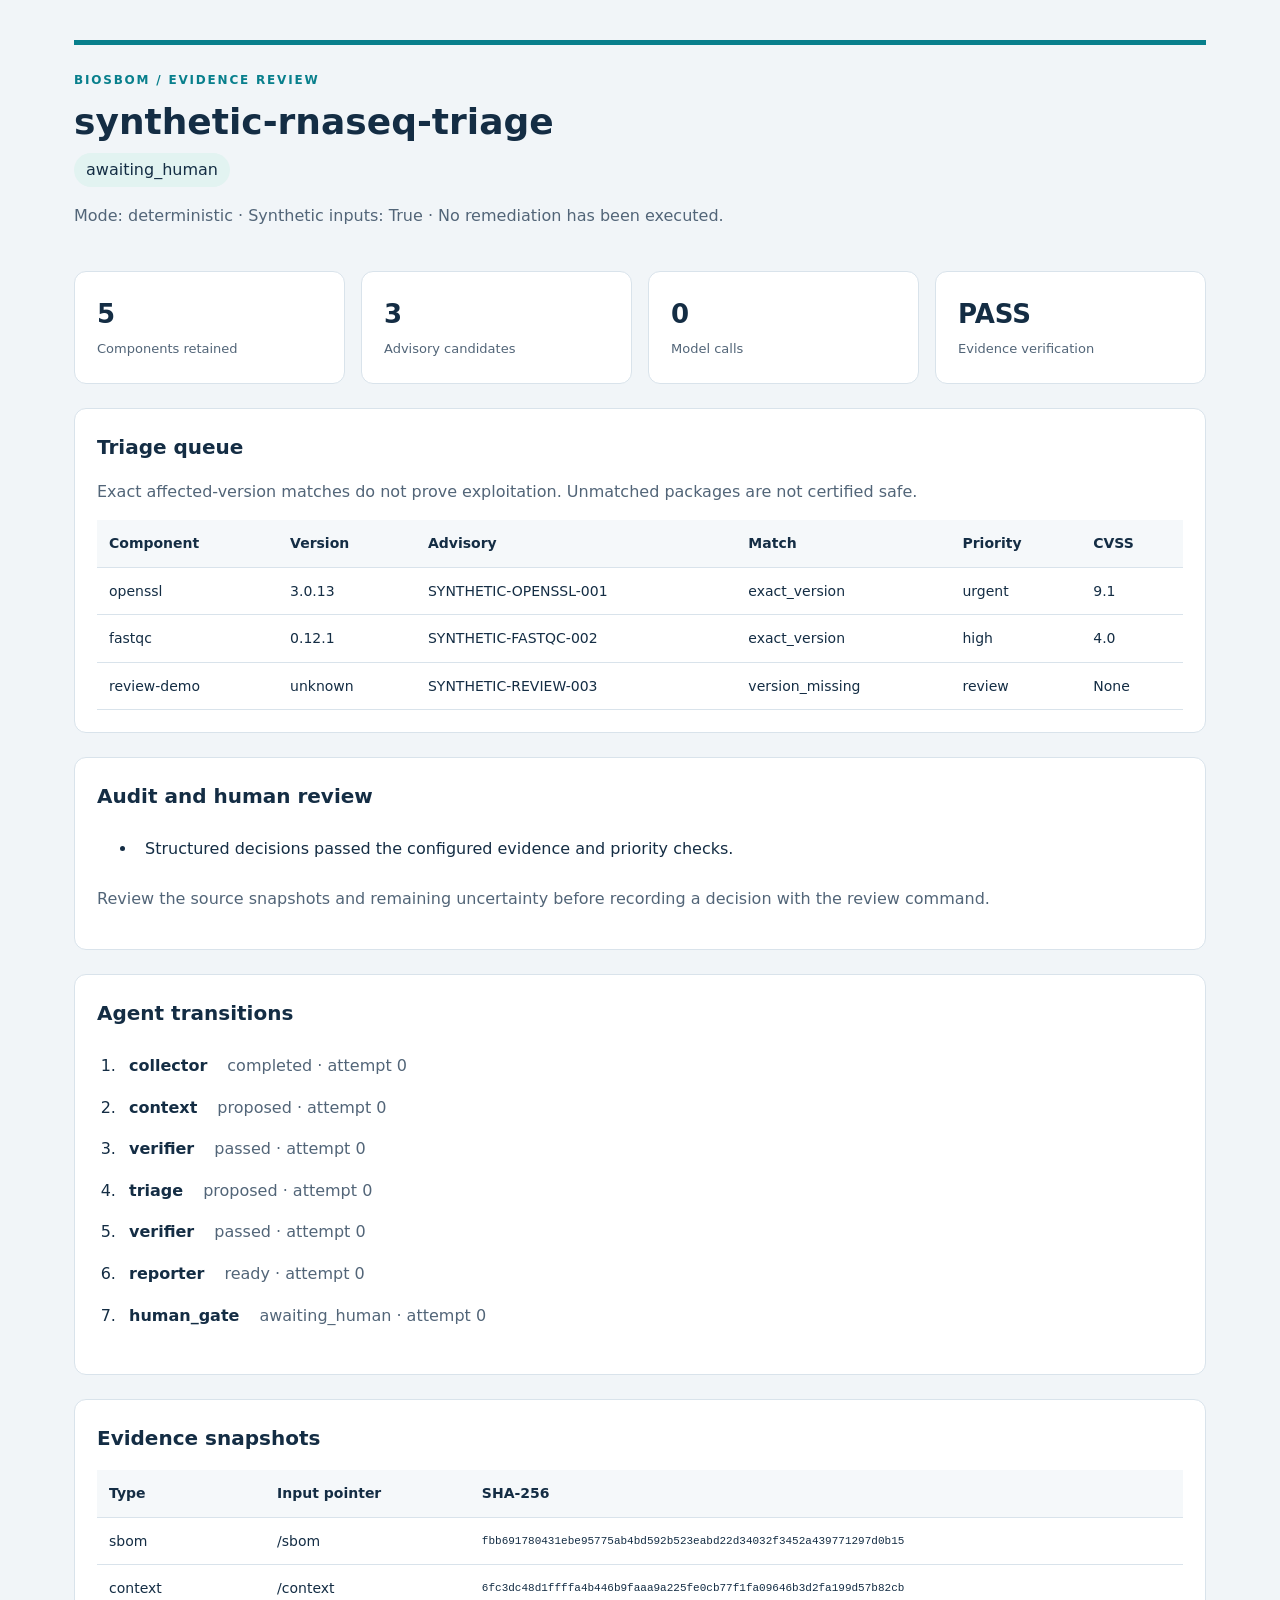
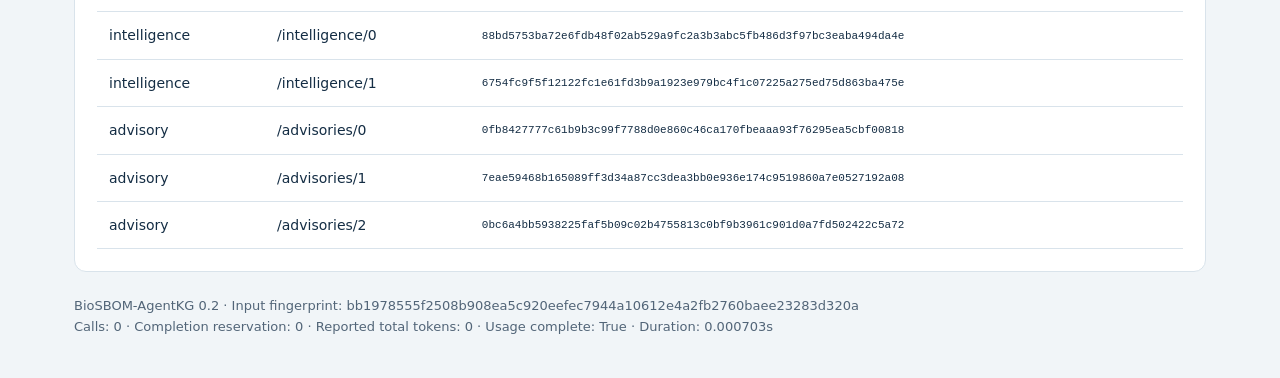
<file: docs/experiments/demo-report.html>
<!doctype html>
<html lang="en"><head><meta charset="utf-8"><meta name="viewport" content="width=device-width,initial-scale=1">
<meta http-equiv="Content-Security-Policy" content="default-src 'none'; style-src 'unsafe-inline'">
<title>BioSBOM · synthetic-rnaseq-triage</title><style>
:root{color-scheme:light;--ink:#142d44;--muted:#526578;--line:#d9e3eb}
*{box-sizing:border-box}body{margin:0;background:#f1f5f8;color:var(--ink);font:16px/1.6 system-ui,sans-serif}
main{max-width:1180px;margin:40px auto;padding:0 24px}header{border-top:5px solid #087f8c;padding:26px 0}
.eyebrow{letter-spacing:.15em;font-size:12px;font-weight:700;color:#087f8c}h1{font-size:36px;line-height:1.2;margin:10px 0}
h2{font-size:20px;margin:0 0 16px}p{color:var(--muted)}.cards{display:grid;grid-template-columns:repeat(4,1fr);gap:16px}
.card,section{background:white;border:1px solid var(--line);border-radius:12px;padding:22px;margin-bottom:24px}
.card b{display:block;font-size:26px}.card span{font-size:13px;color:var(--muted)}.scroll{overflow:auto}
table{width:100%;border-collapse:collapse;font-size:14px;text-align:left}td,th{padding:12px;border-bottom:1px solid var(--line)}
th{background:#f5f8fa}.hash{font:11px monospace;word-break:break-all}.badge{display:inline-block;background:#e2f3f1;padding:4px 12px;border-radius:20px}
ol{padding-left:24px}li{padding:8px}li span{margin-left:20px;color:var(--muted)}footer{font-size:13px;color:var(--muted)}
@media(max-width:700px){.cards{grid-template-columns:repeat(2,1fr)}h1{font-size:27px}main{padding:0 12px}}
</style></head><body><main><header><div class="eyebrow">BIOSBOM / EVIDENCE REVIEW</div>
<h1>synthetic-rnaseq-triage</h1><span class="badge">awaiting_human</span>
<p>Mode: deterministic · Synthetic inputs: True · No remediation has been executed.</p></header>
<div class="cards"><div class="card"><b>5</b><span>Components retained</span></div>
<div class="card"><b>3</b><span>Advisory candidates</span></div>
<div class="card"><b>0</b><span>Model calls</span></div>
<div class="card"><b>PASS</b><span>Evidence verification</span></div></div>
<section><h2>Triage queue</h2><p>Exact affected-version matches do not prove exploitation. Unmatched packages are not certified safe.</p>
<div class="scroll"><table><thead><tr><th>Component</th><th>Version</th><th>Advisory</th><th>Match</th><th>Priority</th><th>CVSS</th></tr></thead><tbody><tr><td>openssl</td><td>3.0.13</td><td>SYNTHETIC-OPENSSL-001</td><td>exact_version</td><td>urgent</td><td>9.1</td></tr><tr><td>fastqc</td><td>0.12.1</td><td>SYNTHETIC-FASTQC-002</td><td>exact_version</td><td>high</td><td>4.0</td></tr><tr><td>review-demo</td><td>unknown</td><td>SYNTHETIC-REVIEW-003</td><td>version_missing</td><td>review</td><td>None</td></tr></tbody></table></div></section>
<section><h2>Audit and human review</h2><ul><li>Structured decisions passed the configured evidence and priority checks.</li></ul>
<p>Review the source snapshots and remaining uncertainty before recording a decision with the review command.</p></section>
<section><h2>Agent transitions</h2><ol><li><strong>collector</strong><span>completed · attempt 0</span></li><li><strong>context</strong><span>proposed · attempt 0</span></li><li><strong>verifier</strong><span>passed · attempt 0</span></li><li><strong>triage</strong><span>proposed · attempt 0</span></li><li><strong>verifier</strong><span>passed · attempt 0</span></li><li><strong>reporter</strong><span>ready · attempt 0</span></li><li><strong>human_gate</strong><span>awaiting_human · attempt 0</span></li></ol></section>
<section><h2>Evidence snapshots</h2><div class="scroll"><table><tr><th>Type</th><th>Input pointer</th><th>SHA-256</th></tr><tr><td>sbom</td><td>/sbom</td><td class='hash'>fbb691780431ebe95775ab4bd592b523eabd22d34032f3452a439771297d0b15</td></tr><tr><td>context</td><td>/context</td><td class='hash'>6fc3dc48d1ffffa4b446b9faaa9a225fe0cb77f1fa09646b3d2fa199d57b82cb</td></tr><tr><td>intelligence</td><td>/intelligence/0</td><td class='hash'>88bd5753ba72e6fdb48f02ab529a9fc2a3b3abc5fb486d3f97bc3eaba494da4e</td></tr><tr><td>intelligence</td><td>/intelligence/1</td><td class='hash'>6754fc9f5f12122fc1e61fd3b9a1923e979bc4f1c07225a275ed75d863ba475e</td></tr><tr><td>advisory</td><td>/advisories/0</td><td class='hash'>0fb8427777c61b9b3c99f7788d0e860c46ca170fbeaaa93f76295ea5cbf00818</td></tr><tr><td>advisory</td><td>/advisories/1</td><td class='hash'>7eae59468b165089ff3d34a87cc3dea3bb0e936e174c9519860a7e0527192a08</td></tr><tr><td>advisory</td><td>/advisories/2</td><td class='hash'>0bc6a4bb5938225faf5b09c02b4755813c0bf9b3961c901d0a7fd502422c5a72</td></tr></table></div></section>
<footer>BioSBOM-AgentKG 0.2 · Input fingerprint: bb1978555f2508b908ea5c920eefec7944a10612e4a2fb2760baee23283d320a<br>
Calls: 0 · Completion reservation: 0 · Reported total tokens: 0
 · Usage complete: True · Duration: 0.000703s</footer></main></body></html>
</file>
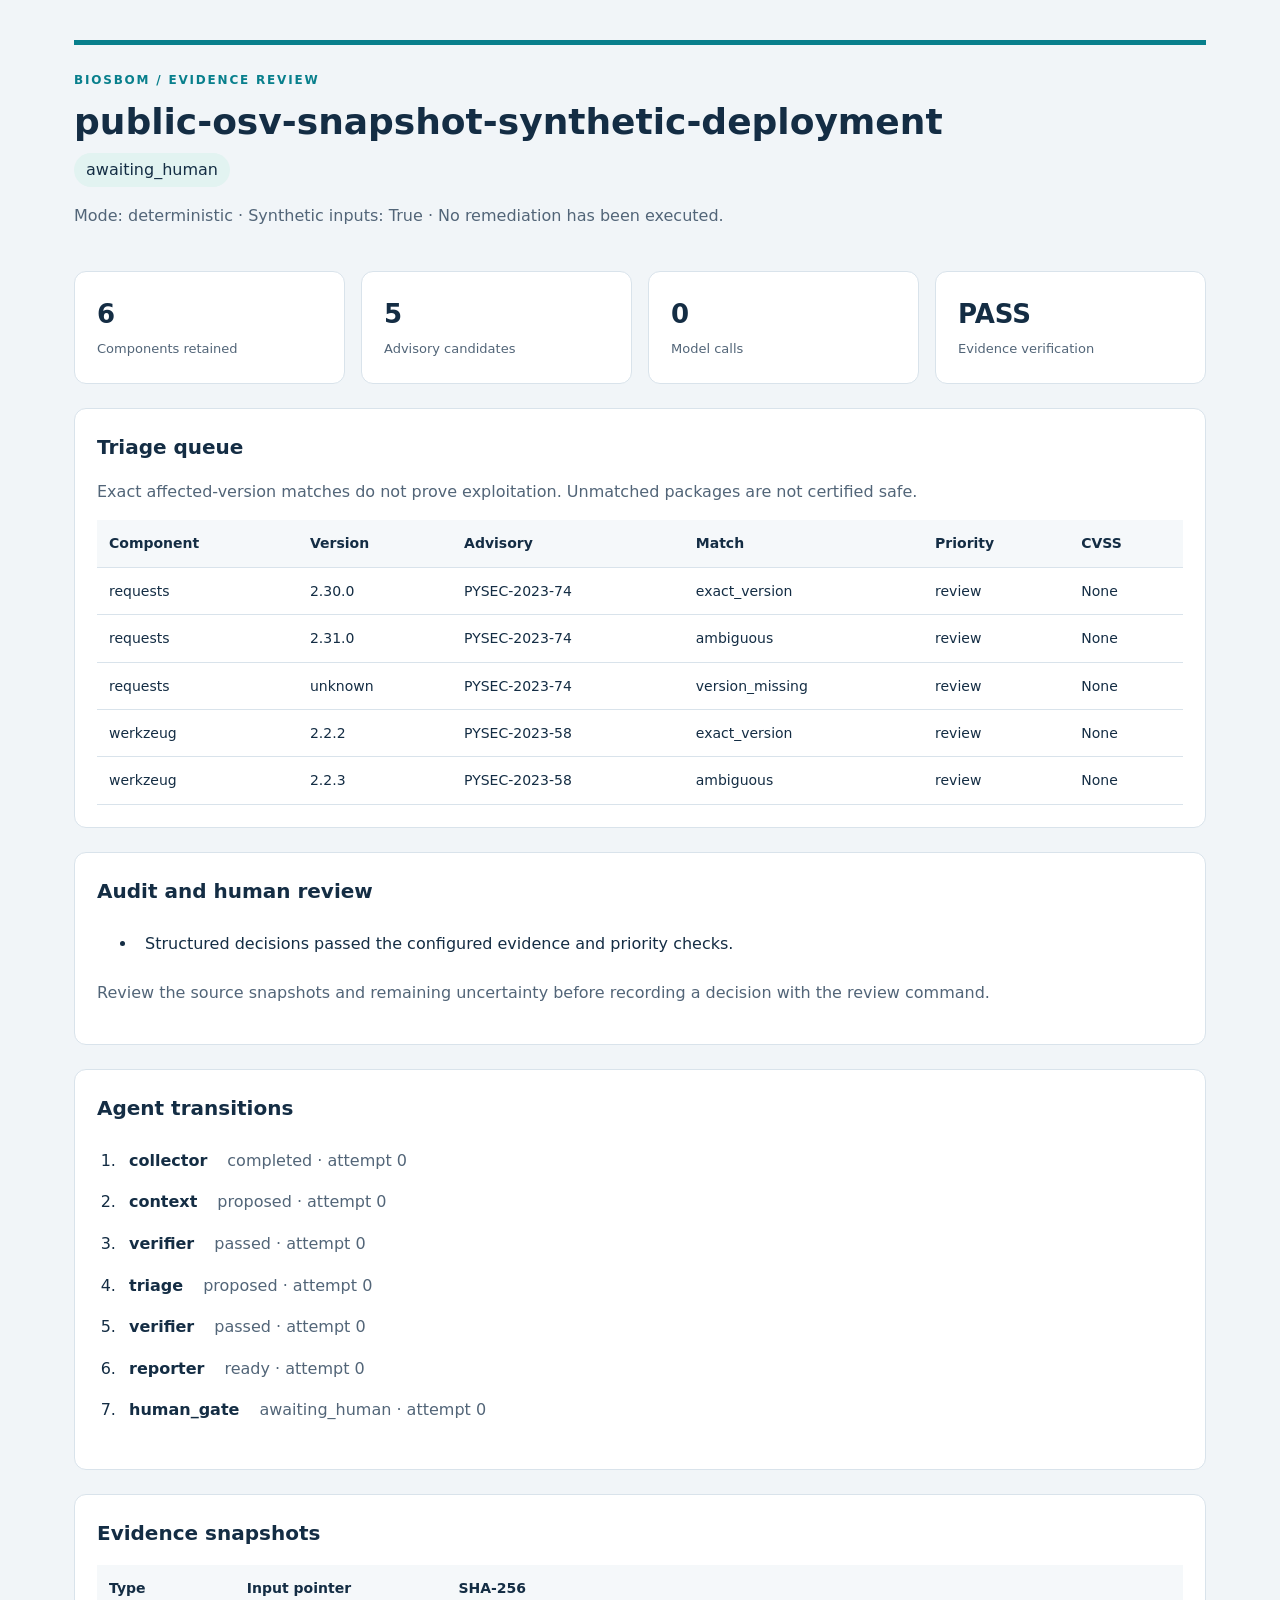
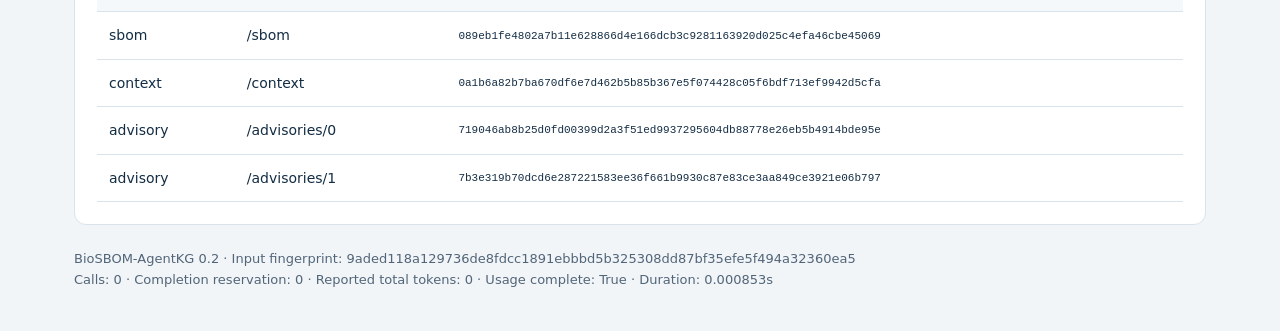
<file: tests/fixtures/legacy-v03/report.html>
<!doctype html>
<html lang="en"><head><meta charset="utf-8"><meta name="viewport" content="width=device-width,initial-scale=1">
<meta http-equiv="Content-Security-Policy" content="default-src 'none'; style-src 'unsafe-inline'">
<title>BioSBOM · public-osv-snapshot-synthetic-deployment</title><style>
:root{color-scheme:light;--ink:#142d44;--muted:#526578;--line:#d9e3eb}
*{box-sizing:border-box}body{margin:0;background:#f1f5f8;color:var(--ink);font:16px/1.6 system-ui,sans-serif}
main{max-width:1180px;margin:40px auto;padding:0 24px}header{border-top:5px solid #087f8c;padding:26px 0}
.eyebrow{letter-spacing:.15em;font-size:12px;font-weight:700;color:#087f8c}h1{font-size:36px;line-height:1.2;margin:10px 0}
h2{font-size:20px;margin:0 0 16px}p{color:var(--muted)}.cards{display:grid;grid-template-columns:repeat(4,1fr);gap:16px}
.card,section{background:white;border:1px solid var(--line);border-radius:12px;padding:22px;margin-bottom:24px}
.card b{display:block;font-size:26px}.card span{font-size:13px;color:var(--muted)}.scroll{overflow:auto}
table{width:100%;border-collapse:collapse;font-size:14px;text-align:left}td,th{padding:12px;border-bottom:1px solid var(--line)}
th{background:#f5f8fa}.hash{font:11px monospace;word-break:break-all}.badge{display:inline-block;background:#e2f3f1;padding:4px 12px;border-radius:20px}
ol{padding-left:24px}li{padding:8px}li span{margin-left:20px;color:var(--muted)}footer{font-size:13px;color:var(--muted)}
@media(max-width:700px){.cards{grid-template-columns:repeat(2,1fr)}h1{font-size:27px}main{padding:0 12px}}
</style></head><body><main><header><div class="eyebrow">BIOSBOM / EVIDENCE REVIEW</div>
<h1>public-osv-snapshot-synthetic-deployment</h1><span class="badge">awaiting_human</span>
<p>Mode: deterministic · Synthetic inputs: True · No remediation has been executed.</p></header>
<div class="cards"><div class="card"><b>6</b><span>Components retained</span></div>
<div class="card"><b>5</b><span>Advisory candidates</span></div>
<div class="card"><b>0</b><span>Model calls</span></div>
<div class="card"><b>PASS</b><span>Evidence verification</span></div></div>
<section><h2>Triage queue</h2><p>Exact affected-version matches do not prove exploitation. Unmatched packages are not certified safe.</p>
<div class="scroll"><table><thead><tr><th>Component</th><th>Version</th><th>Advisory</th><th>Match</th><th>Priority</th><th>CVSS</th></tr></thead><tbody><tr><td>requests</td><td>2.30.0</td><td>PYSEC-2023-74</td><td>exact_version</td><td>review</td><td>None</td></tr><tr><td>requests</td><td>2.31.0</td><td>PYSEC-2023-74</td><td>ambiguous</td><td>review</td><td>None</td></tr><tr><td>requests</td><td>unknown</td><td>PYSEC-2023-74</td><td>version_missing</td><td>review</td><td>None</td></tr><tr><td>werkzeug</td><td>2.2.2</td><td>PYSEC-2023-58</td><td>exact_version</td><td>review</td><td>None</td></tr><tr><td>werkzeug</td><td>2.2.3</td><td>PYSEC-2023-58</td><td>ambiguous</td><td>review</td><td>None</td></tr></tbody></table></div></section>
<section><h2>Audit and human review</h2><ul><li>Structured decisions passed the configured evidence and priority checks.</li></ul>
<p>Review the source snapshots and remaining uncertainty before recording a decision with the review command.</p></section>
<section><h2>Agent transitions</h2><ol><li><strong>collector</strong><span>completed · attempt 0</span></li><li><strong>context</strong><span>proposed · attempt 0</span></li><li><strong>verifier</strong><span>passed · attempt 0</span></li><li><strong>triage</strong><span>proposed · attempt 0</span></li><li><strong>verifier</strong><span>passed · attempt 0</span></li><li><strong>reporter</strong><span>ready · attempt 0</span></li><li><strong>human_gate</strong><span>awaiting_human · attempt 0</span></li></ol></section>
<section><h2>Evidence snapshots</h2><div class="scroll"><table><tr><th>Type</th><th>Input pointer</th><th>SHA-256</th></tr><tr><td>sbom</td><td>/sbom</td><td class='hash'>089eb1fe4802a7b11e628866d4e166dcb3c9281163920d025c4efa46cbe45069</td></tr><tr><td>context</td><td>/context</td><td class='hash'>0a1b6a82b7ba670df6e7d462b5b85b367e5f074428c05f6bdf713ef9942d5cfa</td></tr><tr><td>advisory</td><td>/advisories/0</td><td class='hash'>719046ab8b25d0fd00399d2a3f51ed9937295604db88778e26eb5b4914bde95e</td></tr><tr><td>advisory</td><td>/advisories/1</td><td class='hash'>7b3e319b70dcd6e287221583ee36f661b9930c87e83ce3aa849ce3921e06b797</td></tr></table></div></section>
<footer>BioSBOM-AgentKG 0.2 · Input fingerprint: 9aded118a129736de8fdcc1891ebbbd5b325308dd87bf35efe5f494a32360ea5<br>
Calls: 0 · Completion reservation: 0 · Reported total tokens: 0
 · Usage complete: True · Duration: 0.000853s</footer></main></body></html>
</file>
